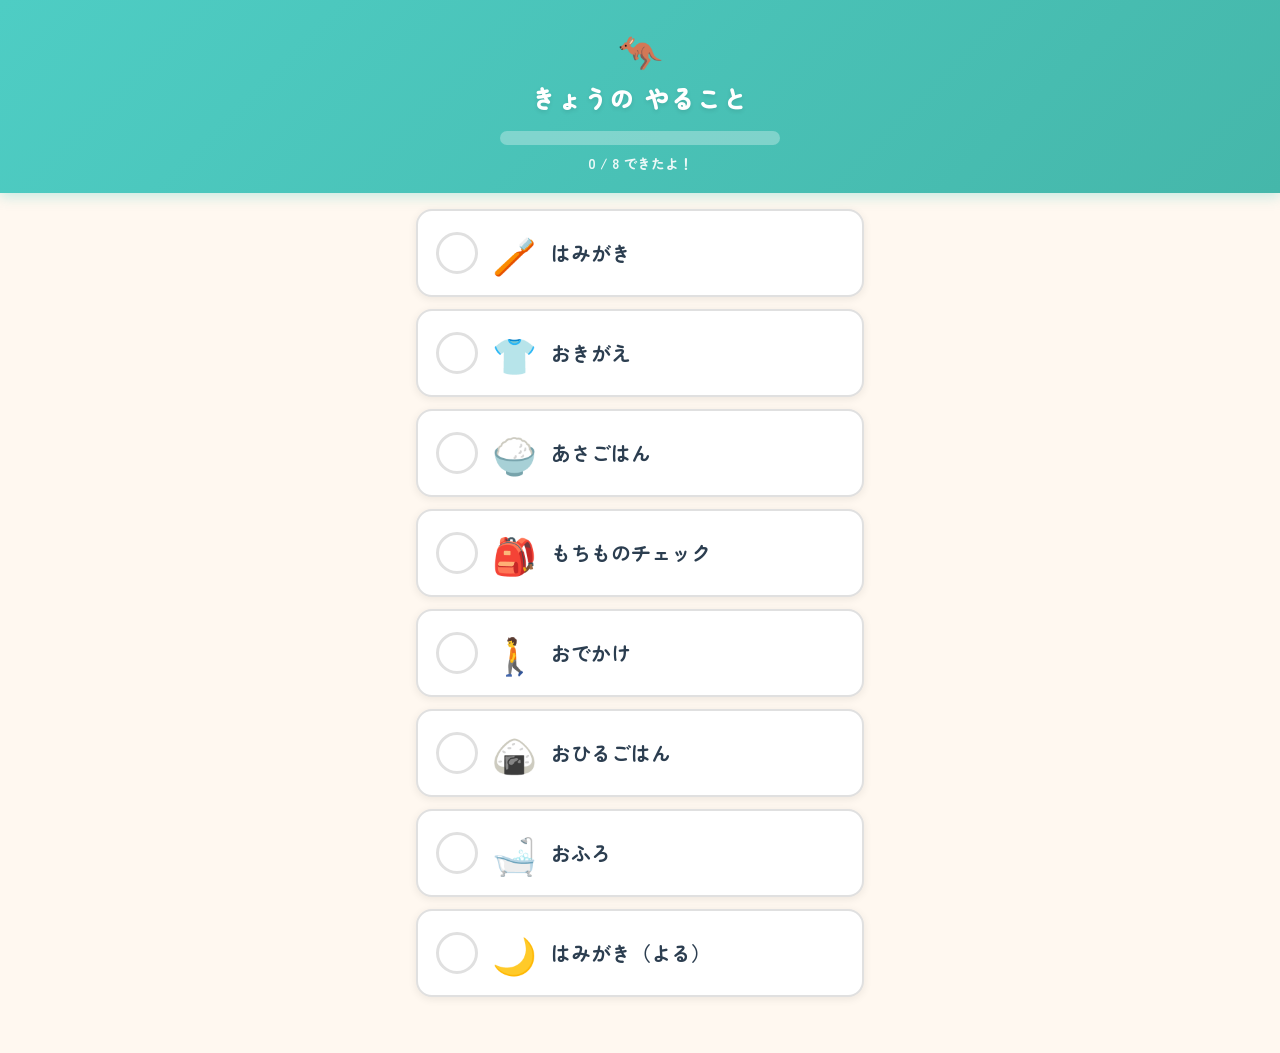
<file: index.html>
<!DOCTYPE html>
<html lang="ja">
<head>
    <meta charset="UTF-8">
    <meta name="viewport" content="width=device-width, initial-scale=1.0, user-scalable=no">
    <meta name="apple-mobile-web-app-capable" content="yes">
    <meta name="apple-mobile-web-app-status-bar-style" content="default">
    <title>ワラビーくんの やることボード</title>
    <link rel="preconnect" href="https://fonts.googleapis.com">
    <link href="https://fonts.googleapis.com/css2?family=Zen+Maru+Gothic:wght@400;700;900&display=swap" rel="stylesheet">
    <link rel="stylesheet" href="style.css">
</head>
<body>
    <!-- ヘッダー -->
    <header class="app-header">
        <div class="header-character">🦘</div>
        <h1 class="app-title">きょうの やること</h1>
        <div class="progress-bar">
            <div class="progress-fill" id="progressFill"></div>
        </div>
        <div class="progress-text" id="progressText">0 / 0 できたよ！</div>
    </header>

    <!-- タスクカードリスト -->
    <main class="task-list" id="taskList">
        <!-- JSで動的生成 -->
    </main>

    <!-- 全クリア演出 -->
    <div class="celebration-overlay" id="celebrationOverlay">
        <div class="celebration-content">
            <div class="celebration-character">🎉</div>
            <h2 class="celebration-title">ぜんぶ できたね！</h2>
            <p class="celebration-message">きょうも がんばったね！</p>
            <div class="celebration-stars">⭐ ⭐ ⭐</div>
            <button class="celebration-button" onclick="closeCelebration()">やったー！</button>
        </div>
    </div>

    <!-- 褒め演出（チェック時） -->
    <div class="praise-popup" id="praisePopup">
        <div class="praise-character">🐨</div>
        <div class="praise-text" id="praiseText">できたね！</div>
    </div>

    <script src="app.js"></script>
</body>
</html>
</file>
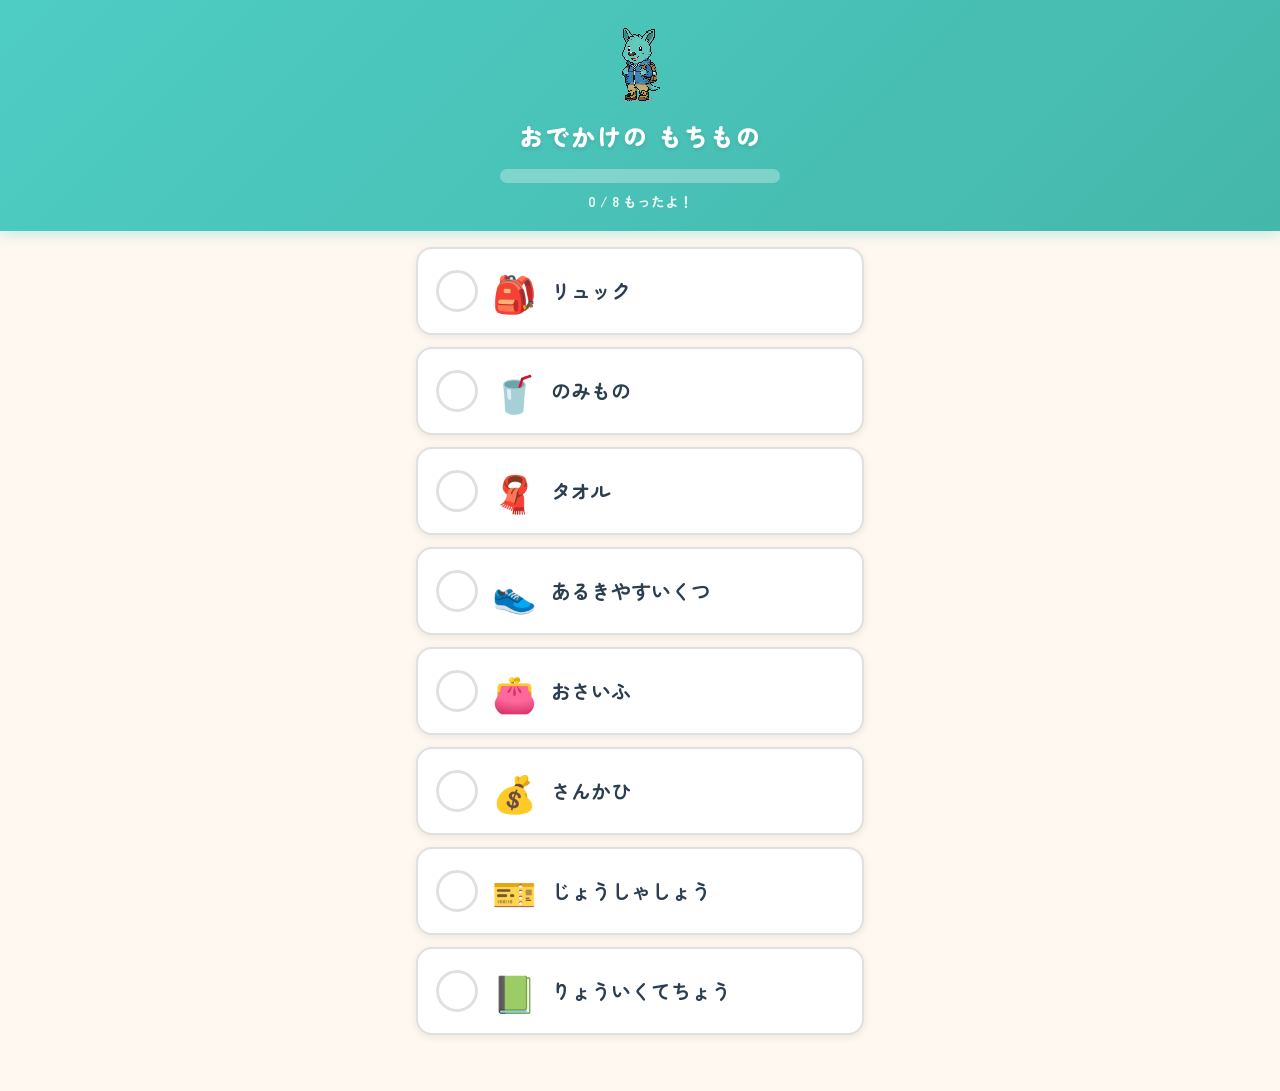
<file: mochimono/index.html>
<!DOCTYPE html>
<html lang="ja">
<head>
    <meta charset="UTF-8">
    <meta name="viewport" content="width=device-width, initial-scale=1.0, user-scalable=no">
    <meta name="apple-mobile-web-app-capable" content="yes">
    <meta name="apple-mobile-web-app-status-bar-style" content="default">
    <title>おでかけの もちもの</title>
    <link rel="preconnect" href="https://fonts.googleapis.com">
    <link href="https://fonts.googleapis.com/css2?family=Zen+Maru+Gothic:wght@400;700;900&display=swap" rel="stylesheet">
    <link rel="stylesheet" href="../style.css">
</head>
<body>
    <!-- ヘッダー -->
    <header class="app-header">
        <div class="header-character"><img src="../images/waraby.png" alt="ワラビーくん" class="header-icon"></div>
        <h1 class="app-title">おでかけの もちもの</h1>
        <div class="progress-bar">
            <div class="progress-fill" id="progressFill"></div>
        </div>
        <div class="progress-text" id="progressText">0 / 0 もったよ！</div>
    </header>

    <!-- タスクカードリスト -->
    <main class="task-list" id="taskList">
        <!-- JSで動的生成 -->
    </main>

    <!-- 全クリア演出 -->
    <div class="celebration-overlay" id="celebrationOverlay">
        <div class="celebration-content">
            <div class="celebration-character">🎉</div>
            <h2 class="celebration-title">ぜんぶ もったね！</h2>
            <p class="celebration-message">じゅんび かんぺき！ いってらっしゃい！</p>
            <div class="celebration-stars">⭐ ⭐ ⭐</div>
            <button class="celebration-button" onclick="closeCelebration()">しゅっぱーつ！</button>
        </div>
    </div>

    <!-- 褒め演出（チェック時） -->
    <div class="praise-popup" id="praisePopup">
        <div class="praise-character">🐨</div>
        <div class="praise-text" id="praiseText">オッケー！</div>
    </div>

    <script src="app.js"></script>
</body>
</html>
</file>
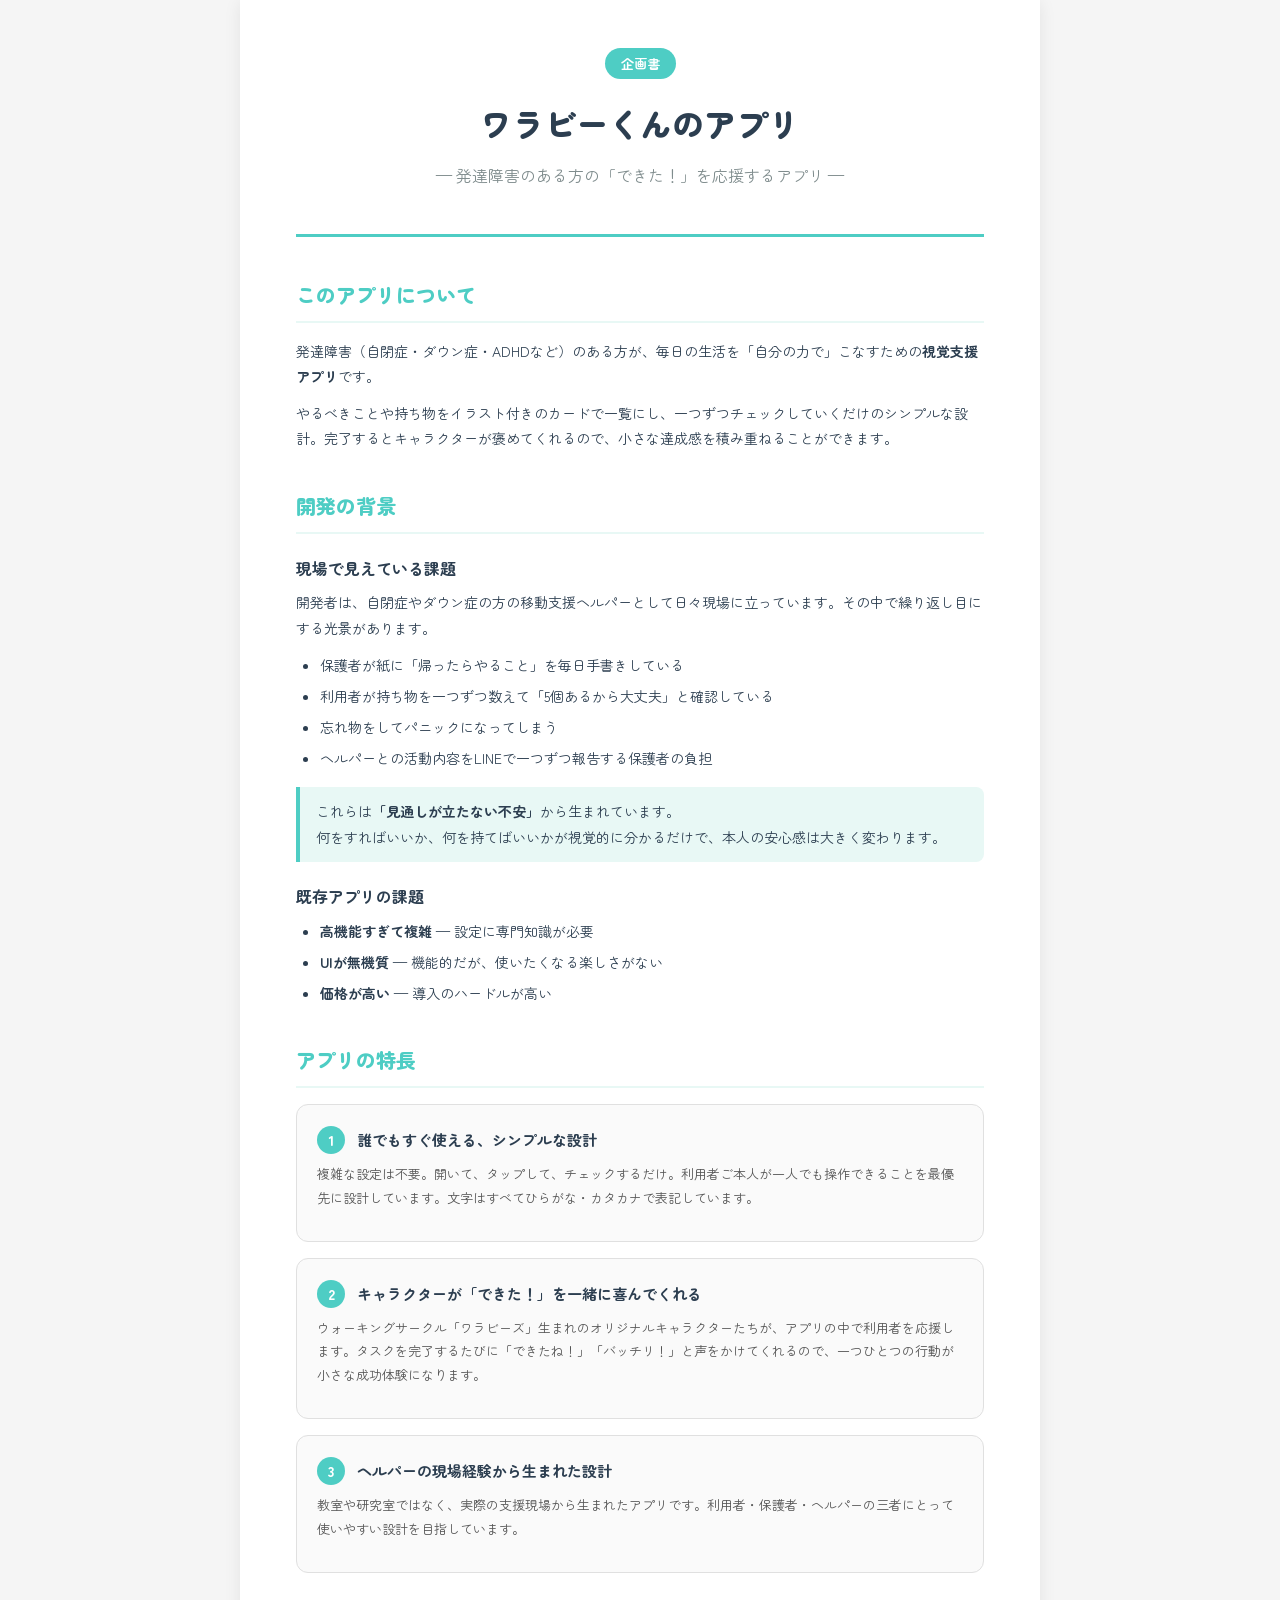
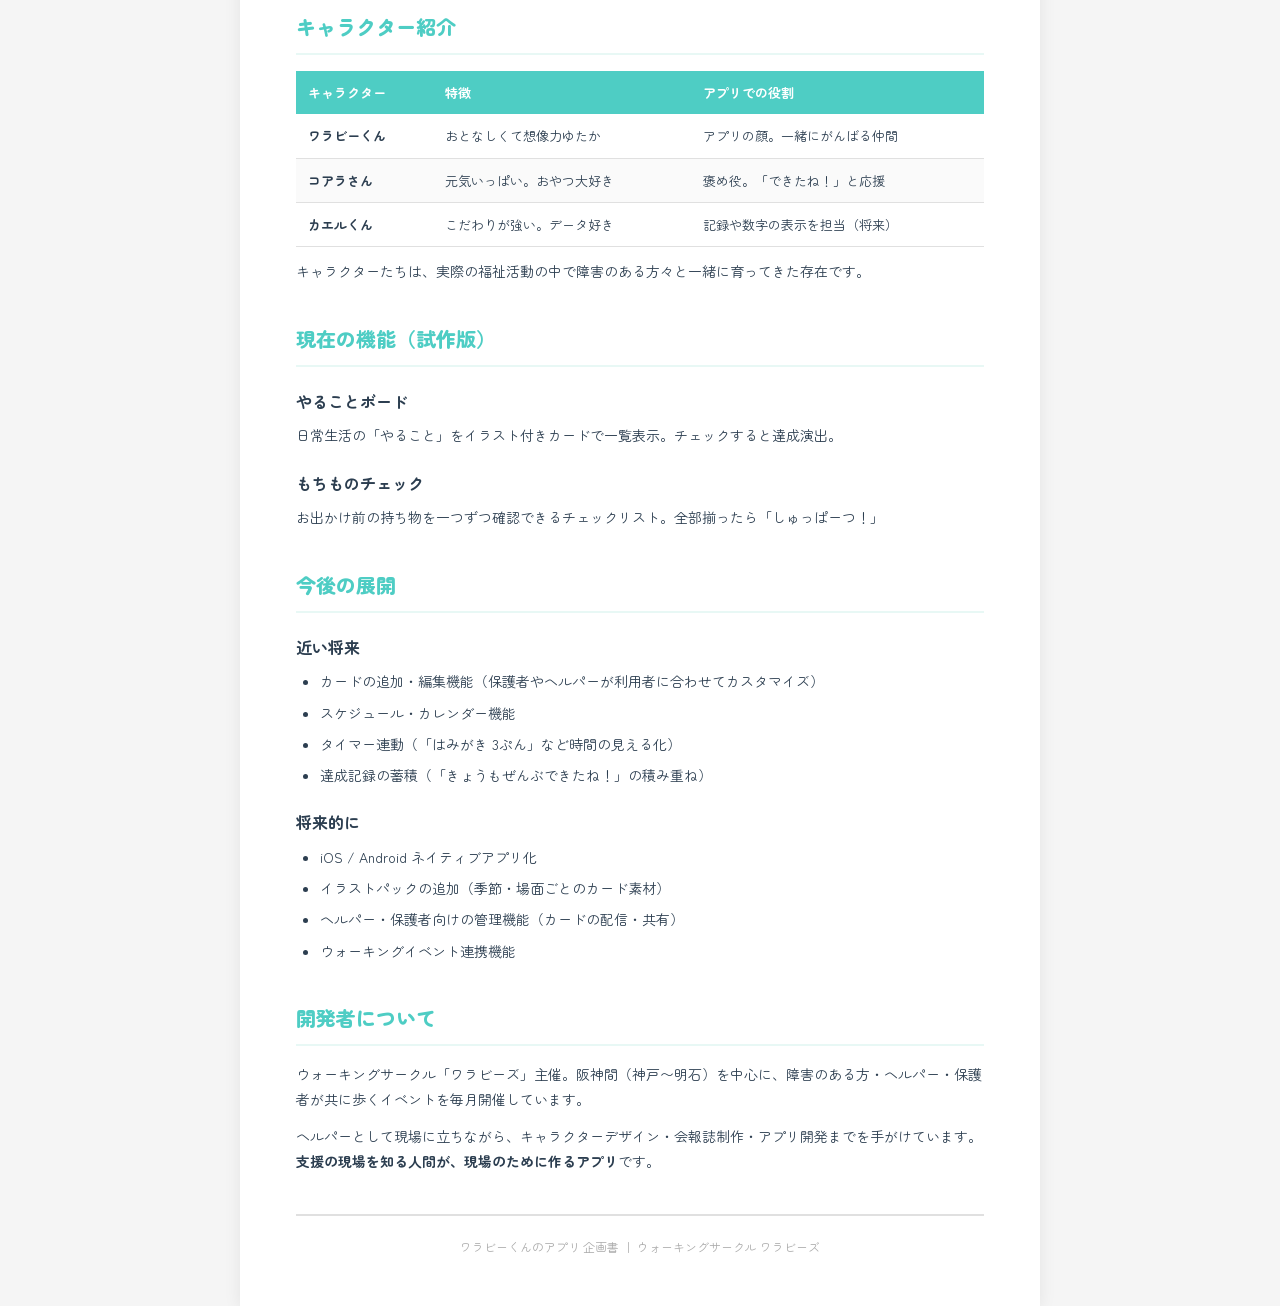
<file: app_proposal.html>
<!DOCTYPE html>
<html lang="ja">
<head>
    <meta charset="UTF-8">
    <meta name="viewport" content="width=device-width, initial-scale=1.0">
    <title>ワラビーくんのアプリ 企画書</title>
    <link href="https://fonts.googleapis.com/css2?family=Zen+Maru+Gothic:wght@400;700;900&display=swap" rel="stylesheet">
    <style>
        * { margin: 0; padding: 0; box-sizing: border-box; }

        body {
            font-family: 'Zen Maru Gothic', sans-serif;
            color: #2C3E50;
            line-height: 1.8;
            background: #f5f5f5;
        }

        .page {
            max-width: 800px;
            margin: 0 auto;
            background: white;
            padding: 48px 56px;
            box-shadow: 0 2px 16px rgba(0,0,0,0.08);
        }

        @media print {
            body { background: white; }
            .page { box-shadow: none; padding: 0; max-width: 100%; }
        }

        /* --- ヘッダー --- */
        .doc-header {
            text-align: center;
            margin-bottom: 40px;
            padding-bottom: 32px;
            border-bottom: 3px solid #4ECDC4;
        }

        .doc-label {
            display: inline-block;
            background: #4ECDC4;
            color: white;
            font-size: 13px;
            font-weight: 700;
            padding: 4px 16px;
            border-radius: 20px;
            margin-bottom: 16px;
        }

        .doc-title {
            font-size: 32px;
            font-weight: 900;
            color: #2C3E50;
            margin-bottom: 8px;
        }

        .doc-subtitle {
            font-size: 16px;
            color: #7F8C8D;
            font-weight: 400;
        }

        /* --- セクション --- */
        h2 {
            font-size: 20px;
            font-weight: 900;
            color: #4ECDC4;
            margin-top: 36px;
            margin-bottom: 16px;
            padding-bottom: 8px;
            border-bottom: 2px solid #E8F8F5;
        }

        h3 {
            font-size: 16px;
            font-weight: 700;
            color: #2C3E50;
            margin-top: 20px;
            margin-bottom: 8px;
        }

        p {
            margin-bottom: 12px;
            font-size: 14px;
        }

        ul {
            margin-bottom: 12px;
            padding-left: 24px;
        }

        li {
            margin-bottom: 6px;
            font-size: 14px;
        }

        strong { color: #2C3E50; }

        .highlight {
            background: #E8F8F5;
            border-left: 4px solid #4ECDC4;
            padding: 12px 16px;
            border-radius: 0 8px 8px 0;
            margin: 16px 0;
            font-size: 14px;
        }

        /* --- 特長ボックス --- */
        .features {
            display: grid;
            grid-template-columns: 1fr;
            gap: 16px;
            margin: 16px 0;
        }

        .feature-box {
            background: #FAFAFA;
            border-radius: 12px;
            padding: 20px;
            border: 1px solid #E0E0E0;
        }

        .feature-num {
            display: inline-block;
            background: #4ECDC4;
            color: white;
            width: 28px;
            height: 28px;
            border-radius: 50%;
            text-align: center;
            line-height: 28px;
            font-size: 14px;
            font-weight: 900;
            margin-right: 8px;
        }

        .feature-title {
            font-size: 15px;
            font-weight: 700;
            display: inline;
        }

        .feature-desc {
            margin-top: 8px;
            font-size: 13px;
            color: #555;
        }

        /* --- テーブル --- */
        table {
            width: 100%;
            border-collapse: collapse;
            margin: 12px 0;
            font-size: 13px;
        }

        th {
            background: #4ECDC4;
            color: white;
            padding: 10px 12px;
            text-align: left;
            font-weight: 700;
        }

        td {
            padding: 10px 12px;
            border-bottom: 1px solid #E0E0E0;
        }

        tr:nth-child(even) td {
            background: #FAFAFA;
        }

        /* --- フッター --- */
        .doc-footer {
            margin-top: 40px;
            padding-top: 20px;
            border-top: 2px solid #E0E0E0;
            text-align: center;
            font-size: 12px;
            color: #AAA;
        }
    </style>
</head>
<body>
    <div class="page">

        <!-- ヘッダー -->
        <div class="doc-header">
            <div class="doc-label">企画書</div>
            <h1 class="doc-title">ワラビーくんのアプリ</h1>
            <p class="doc-subtitle">— 発達障害のある方の「できた！」を応援するアプリ —</p>
        </div>

        <!-- このアプリについて -->
        <h2>このアプリについて</h2>
        <p>発達障害（自閉症・ダウン症・ADHDなど）のある方が、毎日の生活を「自分の力で」こなすための<strong>視覚支援アプリ</strong>です。</p>
        <p>やるべきことや持ち物をイラスト付きのカードで一覧にし、一つずつチェックしていくだけのシンプルな設計。完了するとキャラクターが褒めてくれるので、小さな達成感を積み重ねることができます。</p>

        <!-- 開発の背景 -->
        <h2>開発の背景</h2>

        <h3>現場で見えている課題</h3>
        <p>開発者は、自閉症やダウン症の方の移動支援ヘルパーとして日々現場に立っています。その中で繰り返し目にする光景があります。</p>
        <ul>
            <li>保護者が紙に「帰ったらやること」を毎日手書きしている</li>
            <li>利用者が持ち物を一つずつ数えて「5個あるから大丈夫」と確認している</li>
            <li>忘れ物をしてパニックになってしまう</li>
            <li>ヘルパーとの活動内容をLINEで一つずつ報告する保護者の負担</li>
        </ul>

        <div class="highlight">
            これらは<strong>「見通しが立たない不安」</strong>から生まれています。<br>
            何をすればいいか、何を持てばいいかが視覚的に分かるだけで、本人の安心感は大きく変わります。
        </div>

        <h3>既存アプリの課題</h3>
        <ul>
            <li><strong>高機能すぎて複雑</strong> — 設定に専門知識が必要</li>
            <li><strong>UIが無機質</strong> — 機能的だが、使いたくなる楽しさがない</li>
            <li><strong>価格が高い</strong> — 導入のハードルが高い</li>
        </ul>

        <!-- アプリの特長 -->
        <h2>アプリの特長</h2>
        <div class="features">
            <div class="feature-box">
                <span class="feature-num">1</span>
                <span class="feature-title">誰でもすぐ使える、シンプルな設計</span>
                <p class="feature-desc">複雑な設定は不要。開いて、タップして、チェックするだけ。利用者ご本人が一人でも操作できることを最優先に設計しています。文字はすべてひらがな・カタカナで表記しています。</p>
            </div>
            <div class="feature-box">
                <span class="feature-num">2</span>
                <span class="feature-title">キャラクターが「できた！」を一緒に喜んでくれる</span>
                <p class="feature-desc">ウォーキングサークル「ワラビーズ」生まれのオリジナルキャラクターたちが、アプリの中で利用者を応援します。タスクを完了するたびに「できたね！」「バッチリ！」と声をかけてくれるので、一つひとつの行動が小さな成功体験になります。</p>
            </div>
            <div class="feature-box">
                <span class="feature-num">3</span>
                <span class="feature-title">ヘルパーの現場経験から生まれた設計</span>
                <p class="feature-desc">教室や研究室ではなく、実際の支援現場から生まれたアプリです。利用者・保護者・ヘルパーの三者にとって使いやすい設計を目指しています。</p>
            </div>
        </div>

        <!-- キャラクター紹介 -->
        <h2>キャラクター紹介</h2>
        <table>
            <thead>
                <tr><th>キャラクター</th><th>特徴</th><th>アプリでの役割</th></tr>
            </thead>
            <tbody>
                <tr><td><strong>ワラビーくん</strong></td><td>おとなしくて想像力ゆたか</td><td>アプリの顔。一緒にがんばる仲間</td></tr>
                <tr><td><strong>コアラさん</strong></td><td>元気いっぱい。おやつ大好き</td><td>褒め役。「できたね！」と応援</td></tr>
                <tr><td><strong>カエルくん</strong></td><td>こだわりが強い。データ好き</td><td>記録や数字の表示を担当（将来）</td></tr>
            </tbody>
        </table>
        <p>キャラクターたちは、実際の福祉活動の中で障害のある方々と一緒に育ってきた存在です。</p>

        <!-- 現在の機能 -->
        <h2>現在の機能（試作版）</h2>
        <h3>やることボード</h3>
        <p>日常生活の「やること」をイラスト付きカードで一覧表示。チェックすると達成演出。</p>
        <h3>もちものチェック</h3>
        <p>お出かけ前の持ち物を一つずつ確認できるチェックリスト。全部揃ったら「しゅっぱーつ！」</p>

        <!-- 今後の展開 -->
        <h2>今後の展開</h2>
        <h3>近い将来</h3>
        <ul>
            <li>カードの追加・編集機能（保護者やヘルパーが利用者に合わせてカスタマイズ）</li>
            <li>スケジュール・カレンダー機能</li>
            <li>タイマー連動（「はみがき 3ぷん」など時間の見える化）</li>
            <li>達成記録の蓄積（「きょうもぜんぶできたね！」の積み重ね）</li>
        </ul>
        <h3>将来的に</h3>
        <ul>
            <li>iOS / Android ネイティブアプリ化</li>
            <li>イラストパックの追加（季節・場面ごとのカード素材）</li>
            <li>ヘルパー・保護者向けの管理機能（カードの配信・共有）</li>
            <li>ウォーキングイベント連携機能</li>
        </ul>

        <!-- 開発者について -->
        <h2>開発者について</h2>
        <p>ウォーキングサークル「ワラビーズ」主催。阪神間（神戸〜明石）を中心に、障害のある方・ヘルパー・保護者が共に歩くイベントを毎月開催しています。</p>
        <p>ヘルパーとして現場に立ちながら、キャラクターデザイン・会報誌制作・アプリ開発までを手がけています。<strong>支援の現場を知る人間が、現場のために作るアプリ</strong>です。</p>

        <!-- フッター -->
        <div class="doc-footer">
            ワラビーくんのアプリ 企画書 ｜ ウォーキングサークル ワラビーズ
        </div>
    </div>
</body>
</html>
</file>
<file: style.css>
/* ==========================================
   ワラビーくんの やることボード - スタイルシート
   ========================================== */

/* --- リセット & ベース --- */
* {
    margin: 0;
    padding: 0;
    box-sizing: border-box;
    -webkit-tap-highlight-color: transparent;
}

:root {
    --color-bg: #FFF8F0;
    --color-primary: #4ECDC4;
    --color-primary-dark: #3BA99F;
    --color-accent: #FF6B6B;
    --color-accent-warm: #FFE66D;
    --color-text: #2C3E50;
    --color-text-light: #7F8C8D;
    --color-card-bg: #FFFFFF;
    --color-card-done: #E8F8F5;
    --color-card-border: #E0E0E0;
    --color-check: #27AE60;
    --color-shadow: rgba(0, 0, 0, 0.08);
    --font-main: 'Zen Maru Gothic', sans-serif;
    --radius: 16px;
    --radius-sm: 12px;
}

html {
    font-size: 16px;
}

body {
    font-family: var(--font-main);
    background: var(--color-bg);
    color: var(--color-text);
    min-height: 100vh;
    min-height: 100dvh;
    overflow-x: hidden;
    padding-bottom: 40px;
}

/* --- ヘッダー --- */
.app-header {
    background: linear-gradient(135deg, var(--color-primary), #45B7AA);
    color: white;
    padding: 24px 20px 20px;
    text-align: center;
    position: sticky;
    top: 0;
    z-index: 10;
    box-shadow: 0 4px 12px rgba(78, 205, 196, 0.3);
}

.header-character {
    font-size: 36px;
    margin-bottom: 4px;
    animation: bounce 2s ease-in-out infinite;
}

.header-icon {
    height: 80px;
    width: auto;
    image-rendering: pixelated;
}

@keyframes bounce {
    0%, 100% { transform: translateY(0); }
    50% { transform: translateY(-6px); }
}

.app-title {
    font-size: 24px;
    font-weight: 900;
    letter-spacing: 2px;
    margin-bottom: 16px;
    text-shadow: 0 2px 4px rgba(0, 0, 0, 0.1);
}

.progress-bar {
    background: rgba(255, 255, 255, 0.3);
    border-radius: 20px;
    height: 14px;
    margin: 0 auto;
    max-width: 280px;
    overflow: hidden;
}

.progress-fill {
    background: linear-gradient(90deg, var(--color-accent-warm), #FFD93D);
    height: 100%;
    border-radius: 20px;
    width: 0%;
    transition: width 0.6s cubic-bezier(0.34, 1.56, 0.64, 1);
}

.progress-text {
    font-size: 14px;
    font-weight: 700;
    margin-top: 8px;
    opacity: 0.9;
}

/* --- タスクカードリスト --- */
.task-list {
    padding: 16px;
    max-width: 480px;
    margin: 0 auto;
    display: flex;
    flex-direction: column;
    gap: 12px;
}

/* --- タスクカード --- */
.task-card {
    background: var(--color-card-bg);
    border-radius: var(--radius);
    padding: 16px 18px;
    display: flex;
    align-items: center;
    gap: 14px;
    box-shadow: 0 2px 8px var(--color-shadow);
    border: 2px solid var(--color-card-border);
    cursor: pointer;
    transition: all 0.3s ease;
    user-select: none;
    position: relative;
    overflow: hidden;
}

.task-card:active {
    transform: scale(0.97);
}

.task-card.done {
    background: var(--color-card-done);
    border-color: var(--color-check);
}

.task-card.done .task-text {
    color: var(--color-text-light);
    text-decoration: line-through;
    text-decoration-color: var(--color-check);
    text-decoration-thickness: 2px;
}

.task-card.completing {
    animation: cardComplete 0.5s ease;
}

@keyframes cardComplete {
    0% { transform: scale(1); }
    30% { transform: scale(1.05); }
    60% { transform: scale(0.95); }
    100% { transform: scale(1); }
}

/* チェックボックス */
.task-checkbox {
    width: 42px;
    height: 42px;
    min-width: 42px;
    border-radius: 50%;
    border: 3px solid var(--color-card-border);
    display: flex;
    align-items: center;
    justify-content: center;
    font-size: 22px;
    transition: all 0.3s ease;
    background: white;
}

.task-card.done .task-checkbox {
    background: var(--color-check);
    border-color: var(--color-check);
    color: white;
}

/* タスクアイコン */
.task-icon {
    font-size: 36px;
    min-width: 40px;
    text-align: center;
}

/* タスクテキスト */
.task-text {
    font-size: 20px;
    font-weight: 700;
    flex: 1;
    transition: all 0.3s ease;
    line-height: 1.4;
}

/* --- コアラさんの褒めポップアップ --- */
.praise-popup {
    position: fixed;
    top: 50%;
    left: 50%;
    transform: translate(-50%, -50%) scale(0);
    background: white;
    border-radius: 24px;
    padding: 24px 32px;
    text-align: center;
    box-shadow: 0 8px 32px rgba(0, 0, 0, 0.15);
    z-index: 100;
    opacity: 0;
    transition: all 0.3s ease;
    pointer-events: none;
    border: 3px solid var(--color-primary);
}

.praise-popup.show {
    transform: translate(-50%, -50%) scale(1);
    opacity: 1;
    animation: praiseIn 0.5s cubic-bezier(0.34, 1.56, 0.64, 1);
}

@keyframes praiseIn {
    0% { transform: translate(-50%, -50%) scale(0) rotate(-10deg); }
    100% { transform: translate(-50%, -50%) scale(1) rotate(0deg); }
}

.praise-character {
    font-size: 48px;
    margin-bottom: 8px;
}

.praise-text {
    font-size: 22px;
    font-weight: 900;
    color: var(--color-primary-dark);
}

/* --- 全クリア演出 --- */
.celebration-overlay {
    position: fixed;
    top: 0;
    left: 0;
    width: 100%;
    height: 100%;
    background: rgba(0, 0, 0, 0.5);
    display: flex;
    align-items: center;
    justify-content: center;
    z-index: 200;
    opacity: 0;
    pointer-events: none;
    transition: opacity 0.4s ease;
}

.celebration-overlay.show {
    opacity: 1;
    pointer-events: auto;
}

.celebration-content {
    background: white;
    border-radius: 28px;
    padding: 36px 28px;
    text-align: center;
    max-width: 320px;
    width: 90%;
    transform: scale(0.7);
    transition: transform 0.5s cubic-bezier(0.34, 1.56, 0.64, 1);
    box-shadow: 0 16px 48px rgba(0, 0, 0, 0.2);
}

.celebration-overlay.show .celebration-content {
    transform: scale(1);
}

.celebration-character {
    font-size: 64px;
    margin-bottom: 12px;
    animation: celebBounce 0.6s ease-in-out infinite alternate;
}

@keyframes celebBounce {
    from { transform: translateY(0) scale(1); }
    to { transform: translateY(-10px) scale(1.1); }
}

.celebration-title {
    font-size: 28px;
    font-weight: 900;
    color: var(--color-primary-dark);
    margin-bottom: 8px;
}

.celebration-message {
    font-size: 18px;
    color: var(--color-text-light);
    margin-bottom: 16px;
}

.celebration-stars {
    font-size: 32px;
    margin-bottom: 20px;
    animation: starSpin 1.5s ease-in-out infinite;
}

@keyframes starSpin {
    0%, 100% { transform: scale(1); }
    50% { transform: scale(1.15); }
}

.celebration-button {
    background: linear-gradient(135deg, var(--color-primary), var(--color-primary-dark));
    color: white;
    border: none;
    border-radius: var(--radius-sm);
    padding: 14px 40px;
    font-size: 20px;
    font-weight: 900;
    font-family: var(--font-main);
    cursor: pointer;
    box-shadow: 0 4px 12px rgba(78, 205, 196, 0.3);
    transition: transform 0.2s;
}

.celebration-button:active {
    transform: scale(0.95);
}

/* --- 紙吹雪アニメーション --- */
.confetti {
    position: fixed;
    width: 10px;
    height: 10px;
    border-radius: 2px;
    z-index: 250;
    pointer-events: none;
    animation: confettiFall 2s ease-in forwards;
}

@keyframes confettiFall {
    0% {
        opacity: 1;
        transform: translateY(0) rotate(0deg);
    }
    100% {
        opacity: 0;
        transform: translateY(100vh) rotate(720deg);
    }
}
</file>
